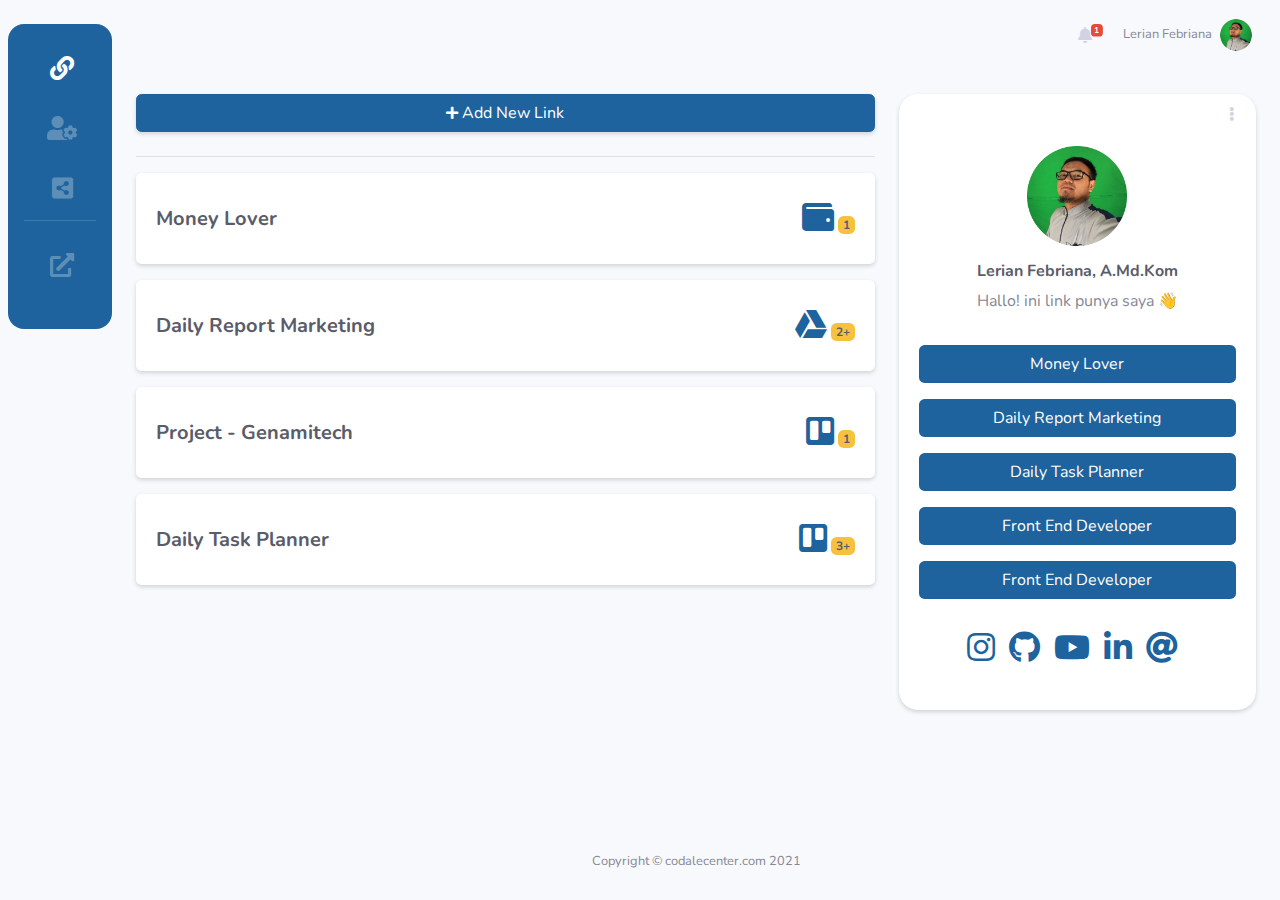
<file: index.html>
<!DOCTYPE html>
<html lang="en">

<head>

    <meta charset="utf-8">
    <meta http-equiv="X-UA-Compatible" content="IE=edge">
    <meta name="viewport" content="width=device-width, initial-scale=1, shrink-to-fit=no">
    <meta name="description" content="Ini adalah codalelinks yang isinya link doang">
    <meta name="author" content="Lerian Febriana">
    <link rel="shortcut icon" href="https://raw.githubusercontent.com/kanglerian/linkApps/55788a4c104a1d21827883c5ec575505b0ce8500/img/logo-codale.svg">

    <title>Daily Apps - Dashboard</title>

    <!-- Custom fonts for this template-->
    <link href="vendor/fontawesome-free/css/all.min.css" rel="stylesheet" type="text/css">
    <link
        href="https://fonts.googleapis.com/css?family=Nunito:200,200i,300,300i,400,400i,600,600i,700,700i,800,800i,900,900i"
        rel="stylesheet">

    <!-- Custom styles for this template-->
    <link href="css/sb-admin-2.css" rel="stylesheet">
    <link href="css/apps.css" rel="stylesheet">

</head>

<body id="page-top">

    <!-- Page Wrapper -->
    <div id="wrapper">

        <!-- Sidebar -->
        <ul class="navbar-nav sidebar sidebar-dark bg-light pl-2 pt-4 accordion">
            
            <div class="bg-codale w-100 py-3" style="border-radius:1rem;">

            <!-- Nav Item - Pages Collapse Menu -->
            <li class="nav-item active">
                <a class="nav-link text-center" href="index.html">
                    <i class="fas fa-link fa-2x"></i>
                </a>
            </li>

            <!-- Nav Item - Utilities Collapse Menu -->
            <li class="nav-item">
                <a class="nav-link text-center" href="profile.html">
                    <i class="fas fa-user-cog fa-2x"></i>
                </a>
            </li>

            <!-- Nav Item - Utilities Collapse Menu -->
            <li class="nav-item">
                <a class="nav-link text-center" href="social-media.html">
                    <i class="fas fa-share-alt-square fa-2x"></i>
                </a>
            </li>

            <!-- Divider -->
            <hr class="sidebar-divider">

            <!-- Nav Item - Utilities Collapse Menu -->
            <li class="nav-item">
                <a class="nav-link text-center" href="https://daily.codalecenter.com" target="_blank">
                    <i class="fas fa-external-link-alt"></i>
                </a>
            </li>
            
            </div>

        </ul>
        <!-- End of Sidebar -->

        <!-- Content Wrapper -->
        <div id="content-wrapper" class="d-flex flex-column">

            <!-- Main Content -->
            <div id="content">

                <!-- Topbar -->
                <nav class="navbar navbar-expand navbar-light bg-light topbar mb-4 static-top">

                    <!-- Sidebar Toggle (Topbar) -->
                    <button id="sidebarToggleTop" class="btn btn-link d-md-none rounded-circle mr-3">
                        <i class="fa fa-bars"></i>
                    </button>

                    <!-- Topbar Navbar -->
                    <ul class="navbar-nav ml-auto">

                        <!-- Nav Item - Alerts -->
                        <li class="nav-item dropdown no-arrow mx-1">
                            <a class="nav-link dropdown-toggle" href="#" id="alertsDropdown" role="button"
                                data-toggle="dropdown" aria-haspopup="true" aria-expanded="false">
                                <i class="fas fa-bell fa-fw"></i>
                                <!-- Counter - Alerts -->
                                <span class="badge badge-danger badge-counter">1</span>
                            </a>
                            <!-- Dropdown - Alerts -->
                            <div class="dropdown-list dropdown-menu dropdown-menu-right shadow animated--grow-in"
                                aria-labelledby="alertsDropdown">
                                <h6 class="dropdown-header">
                                    Latest Update
                                </h6>
                                <a class="dropdown-item d-flex align-items-center" href="#">
                                    <div class="mr-3 badge badge-warning">
                                        <div class="text-white m-1">New</div>
                                    </div>
                                    <div>
                                        <span class="font-weight-bold">Bisa ganti nama profile lho!</span>
                                    </div>
                                </a>
                                <a class="dropdown-item text-center small text-gray-500" href="#">Codalinks Updates</a>
                            </div>
                        </li>
                        <li class="nav-item dropdown no-arrow">
                            <a class="nav-link dropdown-toggle" href="#" id="userDropdown" role="button" data-toggle="dropdown" aria-haspopup="true" aria-expanded="false">
                                <span class="mr-2 d-none d-lg-inline text-gray-600 small">Lerian Febriana</span>
                                <img class="img-profile rounded-circle" src="./img/kanglerian.png">
                            </a>
                            <!-- Dropdown - User Information -->
                            <div class="dropdown-menu dropdown-menu-right shadow animated--grow-in" aria-labelledby="userDropdown">
                                <a class="dropdown-item" href="#" data-toggle="modal" data-target="#logoutModal">
                                    <i class="fas fa-sign-out-alt fa-sm fa-fw mr-2 text-gray-400"></i>
                                    Logout
                                </a>
                            </div>
                        </li>

                    </ul>

                </nav>
                <!-- End of Topbar -->

                <!-- Begin Page Content -->
                <div class="container-fluid">

                    <!-- Content Row -->
                    <div class="row mt-4">

                        <div class="col-md-8 col-12">

                            <!-- Page Heading -->
                            <div class="d-sm-flex align-items-center justify-content-between mb-4">
                                <button type="button" class="btn btn-block btn-primary shadow-sm" data-toggle="modal"
                                    data-target="#modalNewLinks"><i class="fas fa-plus fa-sm text-white"></i> Add New
                                    Link</button>
                            </div>
                    
                    <hr class="sidebar-divider">

                            <div class="row">
                                <div class="col-12 mb-3">
                                    <a href="#" data-toggle="modal" data-target="#modalViewLinks" style="text-decoration:none;">
                                        <div class="card h-100 py-2 shadow-sm border-0 bg-white">
                                            <div class="card-body">
                                                <div class="row no-gutters align-items-center">
                                                    <div class="col mr-2">
                                                        <div class="h5 mb-0 font-weight-bold text-dark">Money Lover
                                                        </div>
                                                    </div>
                                                    <div class="col-auto">
                                                        <i class="fas fa-wallet fa-2x"></i>
                                                        <span
                                                            class="badge badge-warning text-dark badge-counter">1</span>
                                                    </div>
                                                </div>
                                            </div>
                                        </div>
                                    </a>
                                </div>

                                <div class="col-xl-12 col-md-6 mb-3">
                                    <a href="#" style="text-decoration: none;">
                                        <div class="card h-100 py-2 shadow-sm border-0 bg-white">
                                            <div class="card-body">
                                                <div class="row no-gutters align-items-center">
                                                    <div class="col mr-2">
                                                        <div class="h5 mb-0 font-weight-bold text-dark">Daily Report
                                                            Marketing
                                                        </div>
                                                    </div>
                                                    <div class="col-auto">
                                                        <i class="fab fa-google-drive fa-2x"></i>
                                                        <span
                                                            class="badge badge-warning text-dark badge-counter">2+</span>
                                                    </div>
                                                </div>
                                            </div>
                                        </div>
                                    </a>
                                </div>

                                <div class="col-xl-12 col-md-6 mb-3">
                                    <a href="#" style="text-decoration: none;">
                                        <div class="card h-100 py-2 shadow-sm border-0 bg-white">
                                            <div class="card-body">
                                                <div class="row no-gutters align-items-center">
                                                    <div class="col mr-2">
                                                        <div class="h5 mb-0 font-weight-bold text-dark">Project -
                                                            Genamitech
                                                        </div>
                                                    </div>
                                                    <div class="col-auto">
                                                        <i class="fab fa-trello fa-2x"></i>
                                                        <span
                                                            class="badge badge-warning text-dark badge-counter">1</span>
                                                    </div>
                                                </div>
                                            </div>
                                        </div>
                                    </a>
                                </div>

                                <div class="col-xl-12 col-md-6 mb-3">
                                    <a href="#" style="text-decoration: none;">
                                        <div class="card h-100 py-2 shadow-sm border-0 bg-white">
                                            <div class="card-body">
                                                <div class="row no-gutters align-items-center">
                                                    <div class="col mr-2">
                                                        <div class="h5 mb-0 font-weight-bold text-dark">Daily Task
                                                            Planner
                                                        </div>
                                                    </div>
                                                    <div class="col-auto">
                                                        <i class="fab fa-trello fa-2x"></i>
                                                        <span
                                                            class="badge badge-warning text-dark badge-counter">3+</span>
                                                    </div>
                                                </div>
                                            </div>
                                        </div>
                                    </a>
                                </div>
                            </div>

                        </div>

                        <div class="col-md-4">
                            <div class="card h-100 py-2 shadow-sm border-0 bg-white" style="border-radius:1.2rem;">
                                <div class="dropdown no-arrow text-right mr-3">
                                    <a class="dropdown-toggle" href="#" role="button" id="dropdownMenuLink"
                                        data-toggle="dropdown" aria-haspopup="true" aria-expanded="false">
                                        <i class="fas fa-ellipsis-v fa-sm fa-fw text-gray-400"></i>
                                    </a>
                                    <div class="dropdown-menu dropdown-menu-right shadow animated--fade-in"
                                        aria-labelledby="dropdownMenuLink">
                                        <div class="dropdown-header">Menu:</div>
                                        <a class="dropdown-item" href="#">Share</a>
                                        <a class="dropdown-item" href="#">Edit Profile</a>
                                    </div>
                                </div>
                                <div class="card-body">
                                    <div class="row text-center justify-content-center">
                                        <div class="col-12">
                                            <img src="./img/kanglerian.png" height="100px" class="mb-3">
                                            <h6 class="text-dark font-weight-bold">Lerian Febriana, A.Md.Kom</h6>
                                            <p>Hallo! ini link punya saya 👋</p>
                                        </div>
                                    </div>
                                    <div class="row text-center justify-content-center mt-3">
                                        <div class="col-12 mb-3">
                                            <a href="#" target="_blank" class="btn btn-block bg-codale text-white">Money Lover</a>
                                        </div>
                                        <div class="col-12 mb-3">
                                            <a href="#" target="_blank" class="btn btn-block bg-codale text-white">Daily Report
                                                Marketing</a>
                                        </div>
                                        <div class="col-12 mb-3">
                                            <a href="#" target="_blank" class="btn btn-block bg-codale text-white">Daily Task
                                                Planner</a>
                                        </div>
                                        <div class="col-12 mb-3">
                                            <a href="#" target="_blank" class="btn btn-block bg-codale text-white">Front End
                                                Developer</a>
                                        </div>
                                        <div class="col-12 mb-3">
                                            <a href="#" target="_blank" class="btn btn-block bg-codale text-white">Front End
                                                Developer</a>
                                        </div>
                                    </div>
                                    <div class="row justify-content-center text-center mt-3">
                                        <div class="col-12">
                                          <ul id="social">
                                            <li>
                                              <a href="#" target="_blank" class="media"><i class="fab fa-instagram fa-2x"></i></a>
                                            </li>
                                            <li>
                                              <a href="#" target="_blank" class="media"><i class="fab fa-github fa-2x"></i></a>
                                            </li>
                                            <li>
                                              <a href="#" target="_blank" class="media"><i class="fab fa-youtube fa-2x"></i></a>
                                            </li>
                                            <li>
                                              <a href="#" target="_blank" class="media"><i class="fab fa-linkedin-in fa-2x"></i></a>
                                            </li>
                                            <li>
                                              <a href="#" target="_blank" class="media"><i class="fas fa-at fa-2x"></i></a>
                                            </li>
                                          </ul>
                                        </div>
                                      </div>
                                </div>
                            </div>
                        </div>

                    </div>

                </div>
                <!-- /.container-fluid -->

            </div>
            <!-- End of Main Content -->

            <!-- Footer -->
            <footer class="sticky-footer bg-light">
                <div class="container my-auto">
                    <div class="copyright text-center my-auto">
                        <span>Copyright &copy; codalecenter.com 2021</span>
                    </div>
                </div>
            </footer>
            <!-- End of Footer -->

        </div>
        <!-- End of Content Wrapper -->

    </div>
    <!-- End of Page Wrapper -->

    <!-- Scroll to Top Button-->
    <a class="scroll-to-top rounded" href="#page-top">
        <i class="fas fa-angle-up"></i>
    </a>

    <!-- Modal New Links-->
    <div class="modal fade" id="modalNewLinks" tabindex="-1" role="dialog" aria-labelledby="exampleModalLabel"
        aria-hidden="true">
        <div class="modal-dialog" role="document">
            <div class="modal-content">
                <div class="modal-header">
                    <h5 class="modal-title" id="exampleModalLabel">Add new link</h5>
                    <button type="button" class="close" data-dismiss="modal" aria-label="Close">
                        <span aria-hidden="true">&times;</span>
                    </button>
                </div>
                <div class="modal-body">
                    <form>
                        <div class="form-group">
                            <label">Title</label>
                                <input type="text" class="form-control" placeholder="Your title link..">
                        </div>
                        <div class="form-group">
                            <label">Url</label>
                                <input type="text" class="form-control" placeholder="Your url..">
                        </div>
                        <div class="form-group">
                            <label for="exampleFormControlSelect1">Icons</label>
                            <select class="form-control" id="exampleFormControlSelect1">
                                <option selected>Select</option>
                                <option>Trello</option>
                                <option>Google Drive</option>
                                <option>Web</option>
                                <option>Docx</option>
                            </select>
                        </div>
                    </form>
                </div>
                <div class="modal-footer">
                    <button type="button" class="btn btn-secondary" data-dismiss="modal">Close</button>
                    <button type="button" class="btn btn-primary">Save changes</button>
                </div>
            </div>
        </div>
    </div>
    
    <!-- Modal view Links-->
    <div class="modal fade" id="modalViewLinks" tabindex="-1" role="dialog" aria-labelledby="exampleModalLabel"
        aria-hidden="true">
        <div class="modal-dialog" role="document">
            <div class="modal-content">
                <div class="modal-header">
                    <h5 class="modal-title" id="exampleModalLabel">Add new link</h5>
                    <button type="button" class="close" data-dismiss="modal" aria-label="Close">
                        <span aria-hidden="true">&times;</span>
                    </button>
                </div>
                <div class="modal-body">
                    <form>
                        <div class="form-group">
                            <label">Title</label>
                                <input type="text" class="form-control" value="Money Lover">
                        </div>
                        <div class="form-group">
                            <label">Url</label>
                                <input type="text" class="form-control" value="https://web.moneylover.me">
                        </div>
                        <div class="form-group">
                            <label for="exampleFormControlSelect1">Icons</label>
                            <select class="form-control" id="exampleFormControlSelect1">
                                <option selected>Wallet</option>
                                <option>Trello</option>
                                <option>Google Drive</option>
                                <option>Web</option>
                                <option>Docx</option>
                            </select>
                        </div>
                    </form>
                </div>
                <div class="modal-footer">
                    <button type="button" class="btn btn-secondary" data-dismiss="modal">Close</button>
                    <button type="button" class="btn btn-primary">Save changes</button>
                </div>
            </div>
        </div>
    </div>

    <!-- Logout Modal-->
    <div class="modal fade" id="logoutModal" tabindex="-1" role="dialog" aria-labelledby="exampleModalLabel"
        aria-hidden="true">
        <div class="modal-dialog" role="document">
            <div class="modal-content">
                <div class="modal-header">
                    <h5 class="modal-title" id="exampleModalLabel">Beneran mau keluar?</h5>
                    <button class="close" type="button" data-dismiss="modal" aria-label="Close">
                        <span aria-hidden="true">×</span>
                    </button>
                </div>
                <div class="modal-body">Kalo mau keluar, boleh pilih tombol logout. Jangan lupa login kembali 😉</div>
                <div class="modal-footer">
                    <button class="btn btn-secondary" type="button" data-dismiss="modal">Cancel</button>
                    <a class="btn btn-primary" href="login.html">Logout</a>
                </div>
            </div>
        </div>
    </div>

    <!-- Bootstrap core JavaScript-->
    <script src="vendor/jquery/jquery.min.js"></script>
    <script src="vendor/bootstrap/js/bootstrap.bundle.min.js"></script>

    <!-- Core plugin JavaScript-->
    <script src="vendor/jquery-easing/jquery.easing.min.js"></script>

    <!-- Custom scripts for all pages-->
    <script src="js/sb-admin-2.min.js"></script>

    <!-- Page level plugins -->
    <script src="vendor/chart.js/Chart.min.js"></script>

    <!-- Page level custom scripts -->
    <script src="js/demo/chart-area-demo.js"></script>
    <script src="js/demo/chart-pie-demo.js"></script>

</body>

</html>
</file>
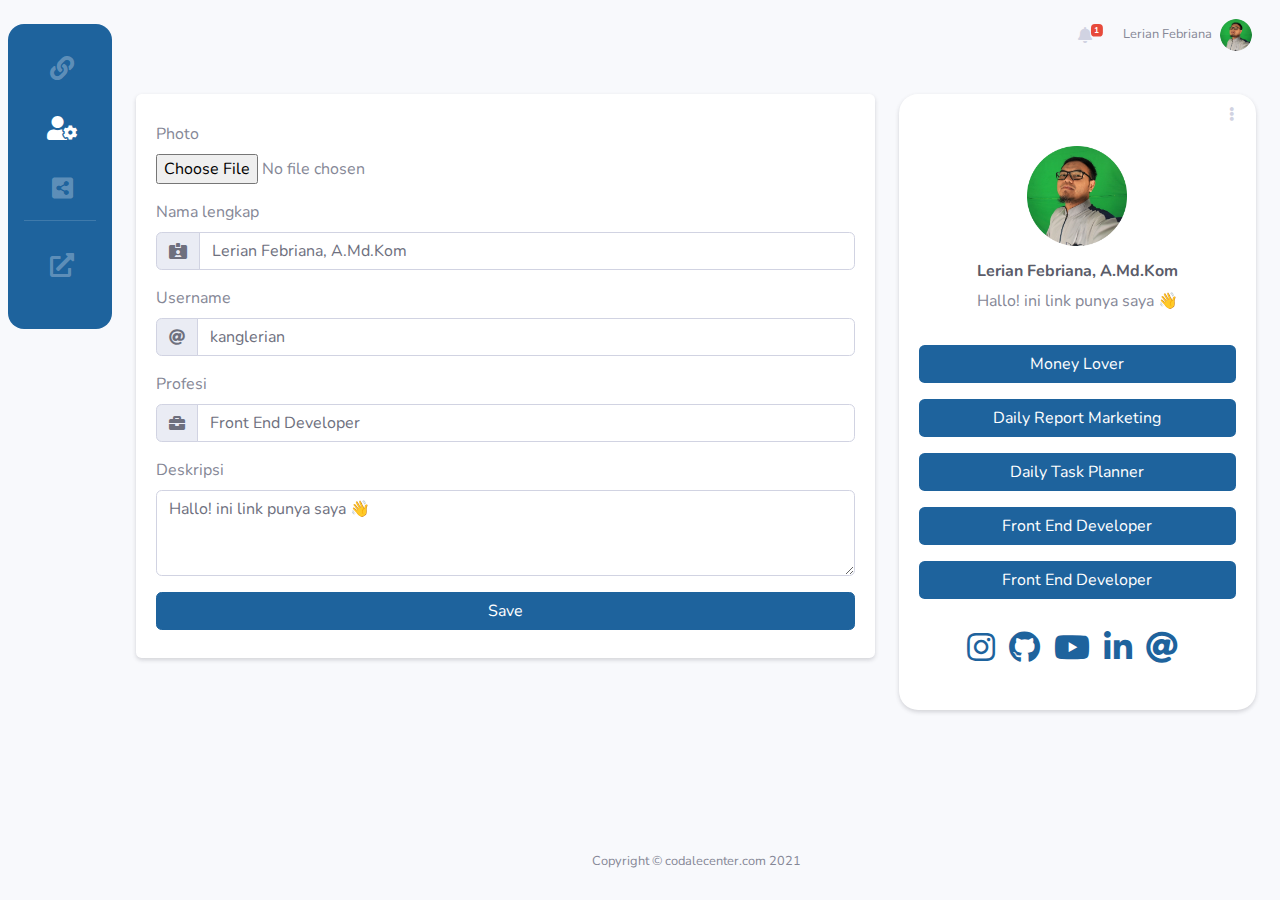
<file: profile.html>
<!DOCTYPE html>
<html lang="en">

<head>

    <meta charset="utf-8">
    <meta http-equiv="X-UA-Compatible" content="IE=edge">
    <meta name="viewport" content="width=device-width, initial-scale=1, shrink-to-fit=no">
    <meta name="description" content="Ini adalah codalelinks yang isinya link doang">
    <meta name="author" content="Lerian Febriana">
    <link rel="shortcut icon"
        href="https://raw.githubusercontent.com/kanglerian/linkApps/55788a4c104a1d21827883c5ec575505b0ce8500/img/logo-codale.svg">

    <title>Daily Apps - Dashboard</title>

    <!-- Custom fonts for this template-->
    <link href="vendor/fontawesome-free/css/all.min.css" rel="stylesheet" type="text/css">
    <link
        href="https://fonts.googleapis.com/css?family=Nunito:200,200i,300,300i,400,400i,600,600i,700,700i,800,800i,900,900i"
        rel="stylesheet">

    <!-- Custom styles for this template-->
    <link href="css/sb-admin-2.css" rel="stylesheet">
    <link href="css/apps.css" rel="stylesheet">

</head>

<body id="page-top">

    <!-- Page Wrapper -->
    <div id="wrapper">

        <!-- Sidebar -->
        <ul class="navbar-nav sidebar sidebar-dark bg-light pl-2 pt-4 accordion">

            <div class="bg-codale w-100 py-3" style="border-radius:1rem;">

                <!-- Nav Item - Pages Collapse Menu -->
                <li class="nav-item">
                    <a class="nav-link text-center" href="index.html">
                        <i class="fas fa-link fa-2x"></i>
                        <!-- <span>Links</span> -->
                    </a>
                </li>

                <!-- Nav Item - Utilities Collapse Menu -->
                <li class="nav-item active">
                    <a class="nav-link text-center" href="profile.html">
                        <i class="fas fa-user-cog fa-2x"></i>
                        <!-- <span>Profile</span> -->
                    </a>
                </li>

                <!-- Nav Item - Utilities Collapse Menu -->
                <li class="nav-item">
                    <a class="nav-link text-center" href="social-media.html">
                        <i class="fas fa-share-alt-square fa-2x"></i>
                        <!-- <span>Social Media</span> -->
                    </a>
                </li>

                <!-- Divider -->
                <hr class="sidebar-divider">

                <!-- Nav Item - Utilities Collapse Menu -->
                <li class="nav-item">
                    <a class="nav-link text-center" href="https://daily.codalecenter.com" target="_blank">
                        <i class="fas fa-external-link-alt"></i>
                    </a>
                </li>

            </div>

        </ul>
        <!-- End of Sidebar -->

        <!-- Content Wrapper -->
        <div id="content-wrapper" class="d-flex flex-column">

            <!-- Main Content -->
            <div id="content">

                <!-- Topbar -->
                <nav class="navbar navbar-expand navbar-light bg-light topbar mb-4 static-top">

                    <!-- Sidebar Toggle (Topbar) -->
                    <button id="sidebarToggleTop" class="btn btn-link d-md-none rounded-circle mr-3">
                        <i class="fa fa-bars"></i>
                    </button>

                    <!-- Topbar Navbar -->
                    <ul class="navbar-nav ml-auto">

                        <!-- Nav Item - Alerts -->
                        <li class="nav-item dropdown no-arrow mx-1">
                            <a class="nav-link dropdown-toggle" href="#" id="alertsDropdown" role="button"
                                data-toggle="dropdown" aria-haspopup="true" aria-expanded="false">
                                <i class="fas fa-bell fa-fw"></i>
                                <!-- Counter - Alerts -->
                                <span class="badge badge-danger badge-counter">1</span>
                            </a>
                            <!-- Dropdown - Alerts -->
                            <div class="dropdown-list dropdown-menu dropdown-menu-right shadow animated--grow-in"
                                aria-labelledby="alertsDropdown">
                                <h6 class="dropdown-header">
                                    Latest Update
                                </h6>
                                <a class="dropdown-item d-flex align-items-center" href="#">
                                    <div class="mr-3 badge badge-warning">
                                        <div class="text-white m-1">New</div>
                                    </div>
                                    <div>
                                        <span class="font-weight-bold">Bisa ganti nama profile lho!</span>
                                    </div>
                                </a>
                                <a class="dropdown-item text-center small text-gray-500" href="#">Codalinks Updates</a>
                            </div>
                        </li>
                        <li class="nav-item dropdown no-arrow">
                            <a class="nav-link dropdown-toggle" href="#" id="userDropdown" role="button"
                                data-toggle="dropdown" aria-haspopup="true" aria-expanded="false">
                                <span class="mr-2 d-none d-lg-inline text-gray-600 small">Lerian Febriana</span>
                                <img class="img-profile rounded-circle" src="./img/kanglerian.png">
                            </a>
                            <!-- Dropdown - User Information -->
                            <div class="dropdown-menu dropdown-menu-right shadow animated--grow-in"
                                aria-labelledby="userDropdown">
                                <a class="dropdown-item" href="#" data-toggle="modal" data-target="#logoutModal">
                                    <i class="fas fa-sign-out-alt fa-sm fa-fw mr-2 text-gray-400"></i>
                                    Logout
                                </a>
                            </div>
                        </li>

                    </ul>

                </nav>
                <!-- End of Topbar -->

                <!-- Begin Page Content -->
                <div class="container-fluid">

                    <!-- Content Row -->
                    <div class="row mt-4">

                        <div class="col-md-8 col-12">

                            <div class="row justify-content-center">
                                <div class="col-12">
                                    <div class="card h-100 py-2 shadow-sm border-0 bg-white">
                                        <div class="card-body">
                                            <form>
                                                <div class="form-group">
                                                    <label>Photo</label>
                                                    <input type="file" class="form-control-file">
                                                </div>
                                                <div class="form-group">
                                                    <label>Nama lengkap</label>
                                                    <div class="input-group">
                                                        <div class="input-group-prepend">
                                                            <span class="input-group-text" id="basic-addon1"><i class="fas fa-id-card-alt"></i></span>
                                                        </div>
                                                        <input type="text" class="form-control" placeholder="Nama lengkap anda.."
                                                            value="Lerian Febriana, A.Md.Kom">
                                                    </div>
                                                </div>
                                                <div class="form-group">
                                                    <label>Username</label>
                                                    <div class="input-group">
                                                        <div class="input-group-prepend">
                                                            <span class="input-group-text" id="basic-addon1"><i class="fas fa-at"></i></span>
                                                        </div>
                                                        <input type="text" class="form-control" placeholder="Username"
                                                            value="kanglerian">
                                                    </div>
                                                </div>
                                                <div class="form-group">
                                                    <label>Profesi</label>
                                                    <div class="input-group">
                                                        <div class="input-group-prepend">
                                                            <span class="input-group-text" id="basic-addon1"><i class="fas fa-briefcase"></i></span>
                                                        </div>
                                                        <input type="text" class="form-control" placeholder="Profesi anda.."
                                                            value="Front End Developer">
                                                    </div>
                                                </div>
                                                <div class="form-group">
                                                    <label>Deskripsi</label>
                                                    <textarea class="form-control" rows="3"
                                                        placeholder="Tulis deskripsi disini..">Hallo! ini link punya saya 👋</textarea>
                                                </div>
                                                <button type="submit" class="btn btn-primary btn-block">Save</button>
                                            </form>
                                        </div>
                                    </div>
                                </div>
                            </div>

                        </div>

                        <div class="col-md-4">
                            <div class="card h-100 py-2 shadow-sm border-0 bg-white" style="border-radius:1.2rem;">
                                <div class="dropdown no-arrow text-right mr-3">
                                    <a class="dropdown-toggle" href="#" role="button" id="dropdownMenuLink"
                                        data-toggle="dropdown" aria-haspopup="true" aria-expanded="false">
                                        <i class="fas fa-ellipsis-v fa-sm fa-fw text-gray-400"></i>
                                    </a>
                                    <div class="dropdown-menu dropdown-menu-right shadow animated--fade-in"
                                        aria-labelledby="dropdownMenuLink">
                                        <div class="dropdown-header">Menu:</div>
                                        <a class="dropdown-item" href="#">Share</a>
                                        <a class="dropdown-item" href="#">Edit Profile</a>
                                    </div>
                                </div>
                                <div class="card-body">
                                    <div class="row text-center justify-content-center">
                                        <div class="col-12">
                                            <img src="./img/kanglerian.png" height="100px" class="mb-3">
                                            <h6 class="text-dark font-weight-bold">Lerian Febriana, A.Md.Kom</h6>
                                            <p>Hallo! ini link punya saya 👋</p>
                                        </div>
                                    </div>
                                    <div class="row text-center justify-content-center mt-3">
                                        <div class="col-12 mb-3">
                                            <a href="#" target="_blank" class="btn btn-block bg-codale text-white">Money
                                                Lover</a>
                                        </div>
                                        <div class="col-12 mb-3">
                                            <a href="#" target="_blank" class="btn btn-block bg-codale text-white">Daily
                                                Report
                                                Marketing</a>
                                        </div>
                                        <div class="col-12 mb-3">
                                            <a href="#" target="_blank" class="btn btn-block bg-codale text-white">Daily
                                                Task
                                                Planner</a>
                                        </div>
                                        <div class="col-12 mb-3">
                                            <a href="#" target="_blank" class="btn btn-block bg-codale text-white">Front
                                                End
                                                Developer</a>
                                        </div>
                                        <div class="col-12 mb-3">
                                            <a href="#" target="_blank" class="btn btn-block bg-codale text-white">Front
                                                End
                                                Developer</a>
                                        </div>
                                    </div>
                                    <div class="row justify-content-center text-center mt-3">
                                        <div class="col-12">
                                            <ul id="social">
                                                <li>
                                                    <a href="#" target="_blank" class="media"><i
                                                            class="fab fa-instagram fa-2x"></i></a>
                                                </li>
                                                <li>
                                                    <a href="#" target="_blank" class="media"><i
                                                            class="fab fa-github fa-2x"></i></a>
                                                </li>
                                                <li>
                                                    <a href="#" target="_blank" class="media"><i
                                                            class="fab fa-youtube fa-2x"></i></a>
                                                </li>
                                                <li>
                                                    <a href="#" target="_blank" class="media"><i
                                                            class="fab fa-linkedin-in fa-2x"></i></a>
                                                </li>
                                                <li>
                                                    <a href="#" target="_blank" class="media"><i
                                                            class="fas fa-at fa-2x"></i></a>
                                                </li>
                                            </ul>
                                        </div>
                                    </div>
                                </div>
                            </div>
                        </div>

                    </div>

                </div>
                <!-- /.container-fluid -->

            </div>
            <!-- End of Main Content -->

            <!-- Footer -->
            <footer class="sticky-footer bg-light">
                <div class="container my-auto">
                    <div class="copyright text-center my-auto">
                        <span>Copyright &copy; codalecenter.com 2021</span>
                    </div>
                </div>
            </footer>
            <!-- End of Footer -->

        </div>
        <!-- End of Content Wrapper -->

    </div>
    <!-- End of Page Wrapper -->

    <!-- Scroll to Top Button-->
    <a class="scroll-to-top rounded" href="#page-top">
        <i class="fas fa-angle-up"></i>
    </a>

    <!-- Modal New Links-->
    <div class="modal fade" id="modalNewLinks" tabindex="-1" role="dialog" aria-labelledby="exampleModalLabel"
        aria-hidden="true">
        <div class="modal-dialog" role="document">
            <div class="modal-content">
                <div class="modal-header">
                    <h5 class="modal-title" id="exampleModalLabel">Add new link</h5>
                    <button type="button" class="close" data-dismiss="modal" aria-label="Close">
                        <span aria-hidden="true">&times;</span>
                    </button>
                </div>
                <div class="modal-body">
                    <form>
                        <div class="form-group">
                            <label">Title</label>
                                <input type="text" class="form-control" placeholder="Your title link..">
                        </div>
                        <div class="form-group">
                            <label">Url</label>
                                <input type="text" class="form-control" placeholder="Your url..">
                        </div>
                        <div class="form-group">
                            <label for="exampleFormControlSelect1">Icons</label>
                            <select class="form-control" id="exampleFormControlSelect1">
                                <option selected>Select</option>
                                <option>Trello</option>
                                <option>Google Drive</option>
                                <option>Web</option>
                                <option>Docx</option>
                            </select>
                        </div>
                    </form>
                </div>
                <div class="modal-footer">
                    <button type="button" class="btn btn-secondary" data-dismiss="modal">Close</button>
                    <button type="button" class="btn btn-primary">Save changes</button>
                </div>
            </div>
        </div>
    </div>

    <!-- Modal view Links-->
    <div class="modal fade" id="modalViewLinks" tabindex="-1" role="dialog" aria-labelledby="exampleModalLabel"
        aria-hidden="true">
        <div class="modal-dialog" role="document">
            <div class="modal-content">
                <div class="modal-header">
                    <h5 class="modal-title" id="exampleModalLabel">Add new link</h5>
                    <button type="button" class="close" data-dismiss="modal" aria-label="Close">
                        <span aria-hidden="true">&times;</span>
                    </button>
                </div>
                <div class="modal-body">
                    <form>
                        <div class="form-group">
                            <label">Title</label>
                                <input type="text" class="form-control" value="Money Lover">
                        </div>
                        <div class="form-group">
                            <label">Url</label>
                                <input type="text" class="form-control" value="https://web.moneylover.me">
                        </div>
                        <div class="form-group">
                            <label for="exampleFormControlSelect1">Icons</label>
                            <select class="form-control" id="exampleFormControlSelect1">
                                <option selected>Wallet</option>
                                <option>Trello</option>
                                <option>Google Drive</option>
                                <option>Web</option>
                                <option>Docx</option>
                            </select>
                        </div>
                    </form>
                </div>
                <div class="modal-footer">
                    <button type="button" class="btn btn-secondary" data-dismiss="modal">Close</button>
                    <button type="button" class="btn btn-primary">Save changes</button>
                </div>
            </div>
        </div>
    </div>

    <!-- Logout Modal-->
    <div class="modal fade" id="logoutModal" tabindex="-1" role="dialog" aria-labelledby="exampleModalLabel"
        aria-hidden="true">
        <div class="modal-dialog" role="document">
            <div class="modal-content">
                <div class="modal-header">
                    <h5 class="modal-title" id="exampleModalLabel">Beneran mau keluar?</h5>
                    <button class="close" type="button" data-dismiss="modal" aria-label="Close">
                        <span aria-hidden="true">×</span>
                    </button>
                </div>
                <div class="modal-body">Kalo mau keluar, boleh pilih tombol logout. Jangan lupa login kembali 😉</div>
                <div class="modal-footer">
                    <button class="btn btn-secondary" type="button" data-dismiss="modal">Cancel</button>
                    <a class="btn btn-primary" href="login.html">Logout</a>
                </div>
            </div>
        </div>
    </div>

    <!-- Bootstrap core JavaScript-->
    <script src="vendor/jquery/jquery.min.js"></script>
    <script src="vendor/bootstrap/js/bootstrap.bundle.min.js"></script>

    <!-- Core plugin JavaScript-->
    <script src="vendor/jquery-easing/jquery.easing.min.js"></script>

    <!-- Custom scripts for all pages-->
    <script src="js/sb-admin-2.min.js"></script>

    <!-- Page level plugins -->
    <script src="vendor/chart.js/Chart.min.js"></script>

    <!-- Page level custom scripts -->
    <script src="js/demo/chart-area-demo.js"></script>
    <script src="js/demo/chart-pie-demo.js"></script>

</body>

</html>
</file>
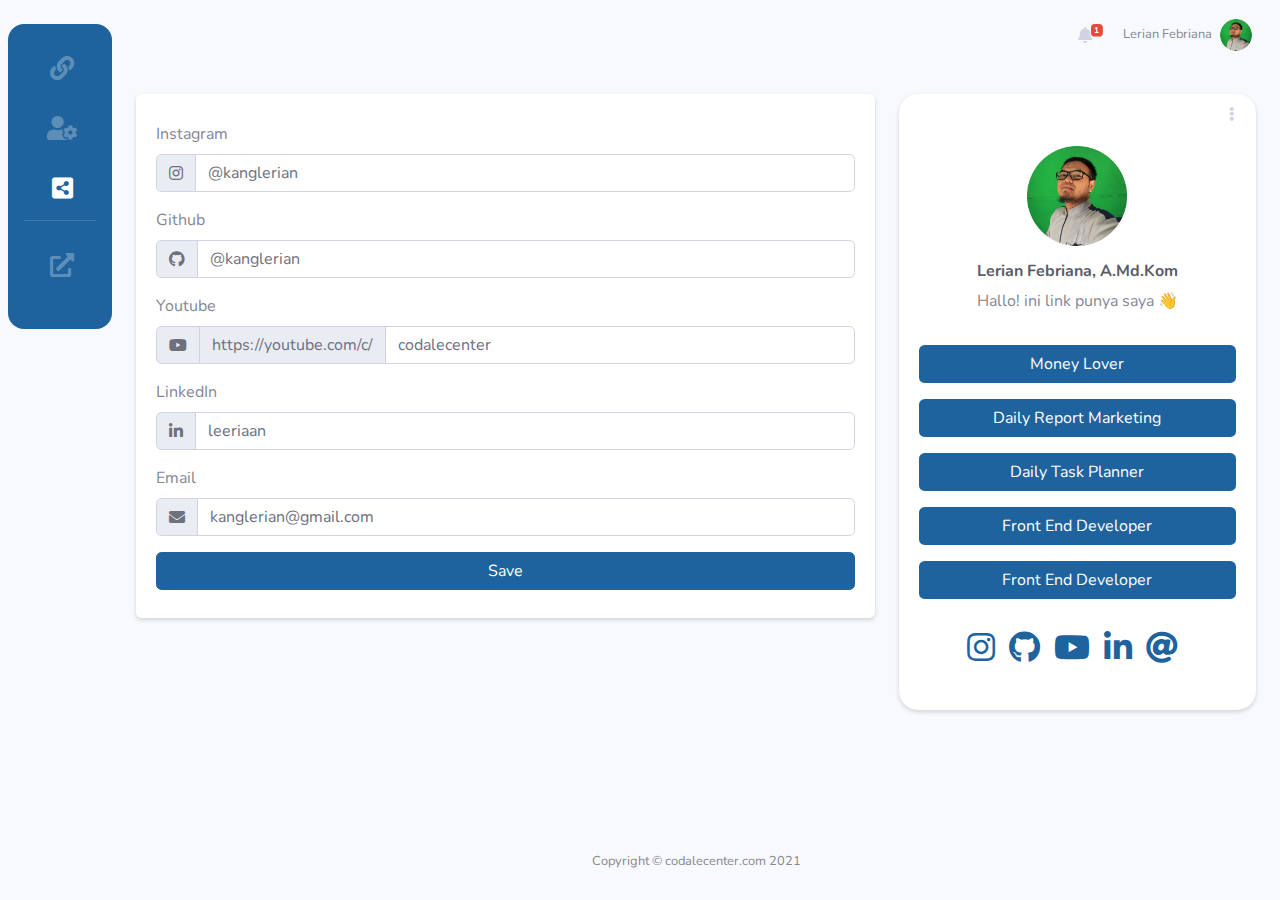
<file: social-media.html>
<!DOCTYPE html>
<html lang="en">

<head>

    <meta charset="utf-8">
    <meta http-equiv="X-UA-Compatible" content="IE=edge">
    <meta name="viewport" content="width=device-width, initial-scale=1, shrink-to-fit=no">
    <meta name="description" content="Ini adalah codalelinks yang isinya link doang">
    <meta name="author" content="Lerian Febriana">
    <link rel="shortcut icon"
        href="https://raw.githubusercontent.com/kanglerian/linkApps/55788a4c104a1d21827883c5ec575505b0ce8500/img/logo-codale.svg">

    <title>Daily Apps - Dashboard</title>

    <!-- Custom fonts for this template-->
    <link href="vendor/fontawesome-free/css/all.min.css" rel="stylesheet" type="text/css">
    <link
        href="https://fonts.googleapis.com/css?family=Nunito:200,200i,300,300i,400,400i,600,600i,700,700i,800,800i,900,900i"
        rel="stylesheet">

    <!-- Custom styles for this template-->
    <link href="css/sb-admin-2.css" rel="stylesheet">
    <link href="css/apps.css" rel="stylesheet">

</head>

<body id="page-top">

    <!-- Page Wrapper -->
    <div id="wrapper">

        <!-- Sidebar -->
        <ul class="navbar-nav sidebar sidebar-dark bg-light pl-2 pt-4 accordion">

            <div class="bg-codale w-100 py-3" style="border-radius:1rem;">

                <!-- Nav Item - Pages Collapse Menu -->
                <li class="nav-item">
                    <a class="nav-link text-center" href="index.html">
                        <i class="fas fa-link fa-2x"></i>
                        <!-- <span>Links</span> -->
                    </a>
                </li>

                <!-- Nav Item - Utilities Collapse Menu -->
                <li class="nav-item">
                    <a class="nav-link text-center" href="profile.html">
                        <i class="fas fa-user-cog fa-2x"></i>
                        <!-- <span>Profile</span> -->
                    </a>
                </li>

                <!-- Nav Item - Utilities Collapse Menu -->
                <li class="nav-item active">
                    <a class="nav-link text-center" href="social-media.html">
                        <i class="fas fa-share-alt-square fa-2x"></i>
                        <!-- <span>Social Media</span> -->
                    </a>
                </li>

                <!-- Divider -->
                <hr class="sidebar-divider">

                <!-- Nav Item - Utilities Collapse Menu -->
                <li class="nav-item">
                    <a class="nav-link text-center" href="https://daily.codalecenter.com" target="_blank">
                        <i class="fas fa-external-link-alt"></i>
                    </a>
                </li>

            </div>

        </ul>
        <!-- End of Sidebar -->

        <!-- Content Wrapper -->
        <div id="content-wrapper" class="d-flex flex-column">

            <!-- Main Content -->
            <div id="content">

                <!-- Topbar -->
                <nav class="navbar navbar-expand navbar-light bg-light topbar mb-4 static-top">

                    <!-- Sidebar Toggle (Topbar) -->
                    <button id="sidebarToggleTop" class="btn btn-link d-md-none rounded-circle mr-3">
                        <i class="fa fa-bars"></i>
                    </button>

                    <!-- Topbar Navbar -->
                    <ul class="navbar-nav ml-auto">

                        <!-- Nav Item - Alerts -->
                        <li class="nav-item dropdown no-arrow mx-1">
                            <a class="nav-link dropdown-toggle" href="#" id="alertsDropdown" role="button"
                                data-toggle="dropdown" aria-haspopup="true" aria-expanded="false">
                                <i class="fas fa-bell fa-fw"></i>
                                <!-- Counter - Alerts -->
                                <span class="badge badge-danger badge-counter">1</span>
                            </a>
                            <!-- Dropdown - Alerts -->
                            <div class="dropdown-list dropdown-menu dropdown-menu-right shadow animated--grow-in"
                                aria-labelledby="alertsDropdown">
                                <h6 class="dropdown-header">
                                    Latest Update
                                </h6>
                                <a class="dropdown-item d-flex align-items-center" href="#">
                                    <div class="mr-3 badge badge-warning">
                                        <div class="text-white m-1">New</div>
                                    </div>
                                    <div>
                                        <span class="font-weight-bold">Bisa ganti nama profile lho!</span>
                                    </div>
                                </a>
                                <a class="dropdown-item text-center small text-gray-500" href="#">Codalinks Updates</a>
                            </div>
                        </li>
                        <li class="nav-item dropdown no-arrow">
                            <a class="nav-link dropdown-toggle" href="#" id="userDropdown" role="button"
                                data-toggle="dropdown" aria-haspopup="true" aria-expanded="false">
                                <span class="mr-2 d-none d-lg-inline text-gray-600 small">Lerian Febriana</span>
                                <img class="img-profile rounded-circle" src="./img/kanglerian.png">
                            </a>
                            <!-- Dropdown - User Information -->
                            <div class="dropdown-menu dropdown-menu-right shadow animated--grow-in"
                                aria-labelledby="userDropdown">
                                <a class="dropdown-item" href="#" data-toggle="modal" data-target="#logoutModal">
                                    <i class="fas fa-sign-out-alt fa-sm fa-fw mr-2 text-gray-400"></i>
                                    Logout
                                </a>
                            </div>
                        </li>

                    </ul>

                </nav>
                <!-- End of Topbar -->

                <!-- Begin Page Content -->
                <div class="container-fluid">

                    <!-- Content Row -->
                    <div class="row mt-4">

                        <div class="col-md-8 col-12">

                            <div class="row justify-content-center">
                                <div class="col-12">
                                    <div class="card h-100 py-2 shadow-sm border-0 bg-white">
                                        <div class="card-body">
                                            <form>
                                                <div class="form-group">
                                                    <label>Instagram</label>
                                                    <div class="input-group">
                                                        <div class="input-group-prepend">
                                                            <span class="input-group-text" id="basic-addon1"><i class="fab fa-instagram"></i></span>
                                                        </div>
                                                        <input type="text" class="form-control" placeholder="Username anda.."
                                                            value="@kanglerian">
                                                    </div>
                                                </div>
                                                <div class="form-group">
                                                    <label>Github</label>
                                                    <div class="input-group">
                                                        <div class="input-group-prepend">
                                                            <span class="input-group-text" id="basic-addon1"><i class="fab fa-github"></i></span>
                                                        </div>
                                                        <input type="text" class="form-control" placeholder="Username anda.."
                                                            value="@kanglerian">
                                                    </div>
                                                </div>
                                                <div class="form-group">
                                                    <label>Youtube</label>
                                                    <div class="input-group">
                                                        <div class="input-group-prepend">
                                                            <span class="input-group-text" id="basic-addon1"><i class="fab fa-youtube"></i></span>
                                                            <span class="input-group-text" id="basic-addon1">https://youtube.com/c/</span>
                                                        </div>
                                                        <input type="text" class="form-control" placeholder="Username anda.."
                                                            value="codalecenter">
                                                    </div>
                                                </div>
                                                <div class="form-group">
                                                    <label>LinkedIn</label>
                                                    <div class="input-group">
                                                        <div class="input-group-prepend">
                                                            <span class="input-group-text" id="basic-addon1"><i class="fab fa-linkedin-in"></i></span>
                                                        </div>
                                                        <input type="text" class="form-control" placeholder="Username anda.."
                                                            value="leeriaan">
                                                    </div>
                                                </div>
                                                <div class="form-group">
                                                    <label>Email</label>
                                                    <div class="input-group">
                                                        <div class="input-group-prepend">
                                                            <span class="input-group-text" id="basic-addon1"><i class="fas fa-envelope"></i></span>
                                                        </div>
                                                        <input type="text" class="form-control" placeholder="Email"
                                                            value="kanglerian@gmail.com">
                                                    </div>
                                                </div>
                                                <button type="submit" class="btn btn-primary btn-block mt-2">Save</button>
                                            </form>
                                        </div>
                                    </div>
                                </div>
                            </div>

                        </div>

                        <div class="col-md-4">
                            <div class="card h-100 py-2 shadow-sm border-0 bg-white" style="border-radius:1.2rem;">
                                <div class="dropdown no-arrow text-right mr-3">
                                    <a class="dropdown-toggle" href="#" role="button" id="dropdownMenuLink"
                                        data-toggle="dropdown" aria-haspopup="true" aria-expanded="false">
                                        <i class="fas fa-ellipsis-v fa-sm fa-fw text-gray-400"></i>
                                    </a>
                                    <div class="dropdown-menu dropdown-menu-right shadow animated--fade-in"
                                        aria-labelledby="dropdownMenuLink">
                                        <div class="dropdown-header">Menu:</div>
                                        <a class="dropdown-item" href="#">Share</a>
                                        <a class="dropdown-item" href="#">Edit Profile</a>
                                    </div>
                                </div>
                                <div class="card-body">
                                    <div class="row text-center justify-content-center">
                                        <div class="col-12">
                                            <img src="./img/kanglerian.png" height="100px" class="mb-3">
                                            <h6 class="text-dark font-weight-bold">Lerian Febriana, A.Md.Kom</h6>
                                            <p>Hallo! ini link punya saya 👋</p>
                                        </div>
                                    </div>
                                    <div class="row text-center justify-content-center mt-3">
                                        <div class="col-12 mb-3">
                                            <a href="#" target="_blank" class="btn btn-block bg-codale text-white">Money
                                                Lover</a>
                                        </div>
                                        <div class="col-12 mb-3">
                                            <a href="#" target="_blank" class="btn btn-block bg-codale text-white">Daily
                                                Report
                                                Marketing</a>
                                        </div>
                                        <div class="col-12 mb-3">
                                            <a href="#" target="_blank" class="btn btn-block bg-codale text-white">Daily
                                                Task
                                                Planner</a>
                                        </div>
                                        <div class="col-12 mb-3">
                                            <a href="#" target="_blank" class="btn btn-block bg-codale text-white">Front
                                                End
                                                Developer</a>
                                        </div>
                                        <div class="col-12 mb-3">
                                            <a href="#" target="_blank" class="btn btn-block bg-codale text-white">Front
                                                End
                                                Developer</a>
                                        </div>
                                    </div>
                                    <div class="row justify-content-center text-center mt-3">
                                        <div class="col-12">
                                            <ul id="social">
                                                <li>
                                                    <a href="#" target="_blank" class="media"><i
                                                            class="fab fa-instagram fa-2x"></i></a>
                                                </li>
                                                <li>
                                                    <a href="#" target="_blank" class="media"><i
                                                            class="fab fa-github fa-2x"></i></a>
                                                </li>
                                                <li>
                                                    <a href="#" target="_blank" class="media"><i
                                                            class="fab fa-youtube fa-2x"></i></a>
                                                </li>
                                                <li>
                                                    <a href="#" target="_blank" class="media"><i
                                                            class="fab fa-linkedin-in fa-2x"></i></a>
                                                </li>
                                                <li>
                                                    <a href="#" target="_blank" class="media"><i
                                                            class="fas fa-at fa-2x"></i></a>
                                                </li>
                                            </ul>
                                        </div>
                                    </div>
                                </div>
                            </div>
                        </div>

                    </div>

                </div>
                <!-- /.container-fluid -->

            </div>
            <!-- End of Main Content -->

            <!-- Footer -->
            <footer class="sticky-footer bg-light">
                <div class="container my-auto">
                    <div class="copyright text-center my-auto">
                        <span>Copyright &copy; codalecenter.com 2021</span>
                    </div>
                </div>
            </footer>
            <!-- End of Footer -->

        </div>
        <!-- End of Content Wrapper -->

    </div>
    <!-- End of Page Wrapper -->

    <!-- Scroll to Top Button-->
    <a class="scroll-to-top rounded" href="#page-top">
        <i class="fas fa-angle-up"></i>
    </a>

    <!-- Modal New Links-->
    <div class="modal fade" id="modalNewLinks" tabindex="-1" role="dialog" aria-labelledby="exampleModalLabel"
        aria-hidden="true">
        <div class="modal-dialog" role="document">
            <div class="modal-content">
                <div class="modal-header">
                    <h5 class="modal-title" id="exampleModalLabel">Add new link</h5>
                    <button type="button" class="close" data-dismiss="modal" aria-label="Close">
                        <span aria-hidden="true">&times;</span>
                    </button>
                </div>
                <div class="modal-body">
                    <form>
                        <div class="form-group">
                            <label">Title</label>
                                <input type="text" class="form-control" placeholder="Your title link..">
                        </div>
                        <div class="form-group">
                            <label">Url</label>
                                <input type="text" class="form-control" placeholder="Your url..">
                        </div>
                        <div class="form-group">
                            <label for="exampleFormControlSelect1">Icons</label>
                            <select class="form-control" id="exampleFormControlSelect1">
                                <option selected>Select</option>
                                <option>Trello</option>
                                <option>Google Drive</option>
                                <option>Web</option>
                                <option>Docx</option>
                            </select>
                        </div>
                    </form>
                </div>
                <div class="modal-footer">
                    <button type="button" class="btn btn-secondary" data-dismiss="modal">Close</button>
                    <button type="button" class="btn btn-primary">Save changes</button>
                </div>
            </div>
        </div>
    </div>

    <!-- Modal view Links-->
    <div class="modal fade" id="modalViewLinks" tabindex="-1" role="dialog" aria-labelledby="exampleModalLabel"
        aria-hidden="true">
        <div class="modal-dialog" role="document">
            <div class="modal-content">
                <div class="modal-header">
                    <h5 class="modal-title" id="exampleModalLabel">Add new link</h5>
                    <button type="button" class="close" data-dismiss="modal" aria-label="Close">
                        <span aria-hidden="true">&times;</span>
                    </button>
                </div>
                <div class="modal-body">
                    <form>
                        <div class="form-group">
                            <label">Title</label>
                                <input type="text" class="form-control" value="Money Lover">
                        </div>
                        <div class="form-group">
                            <label">Url</label>
                                <input type="text" class="form-control" value="https://web.moneylover.me">
                        </div>
                        <div class="form-group">
                            <label for="exampleFormControlSelect1">Icons</label>
                            <select class="form-control" id="exampleFormControlSelect1">
                                <option selected>Wallet</option>
                                <option>Trello</option>
                                <option>Google Drive</option>
                                <option>Web</option>
                                <option>Docx</option>
                            </select>
                        </div>
                    </form>
                </div>
                <div class="modal-footer">
                    <button type="button" class="btn btn-secondary" data-dismiss="modal">Close</button>
                    <button type="button" class="btn btn-primary">Save changes</button>
                </div>
            </div>
        </div>
    </div>

    <!-- Logout Modal-->
    <div class="modal fade" id="logoutModal" tabindex="-1" role="dialog" aria-labelledby="exampleModalLabel"
        aria-hidden="true">
        <div class="modal-dialog" role="document">
            <div class="modal-content">
                <div class="modal-header">
                    <h5 class="modal-title" id="exampleModalLabel">Beneran mau keluar?</h5>
                    <button class="close" type="button" data-dismiss="modal" aria-label="Close">
                        <span aria-hidden="true">×</span>
                    </button>
                </div>
                <div class="modal-body">Kalo mau keluar, boleh pilih tombol logout. Jangan lupa login kembali 😉</div>
                <div class="modal-footer">
                    <button class="btn btn-secondary" type="button" data-dismiss="modal">Cancel</button>
                    <a class="btn btn-primary" href="login.html">Logout</a>
                </div>
            </div>
        </div>
    </div>

    <!-- Bootstrap core JavaScript-->
    <script src="vendor/jquery/jquery.min.js"></script>
    <script src="vendor/bootstrap/js/bootstrap.bundle.min.js"></script>

    <!-- Core plugin JavaScript-->
    <script src="vendor/jquery-easing/jquery.easing.min.js"></script>

    <!-- Custom scripts for all pages-->
    <script src="js/sb-admin-2.min.js"></script>

    <!-- Page level plugins -->
    <script src="vendor/chart.js/Chart.min.js"></script>

    <!-- Page level custom scripts -->
    <script src="js/demo/chart-area-demo.js"></script>
    <script src="js/demo/chart-pie-demo.js"></script>

</body>

</html>
</file>
<file: css/apps.css>
#social {
    margin-left: -50px;
}

ul li{
    display: inline-block;
}
.media {
    color: #1E639D!important;
    margin:0px 5px;
}
</file>
